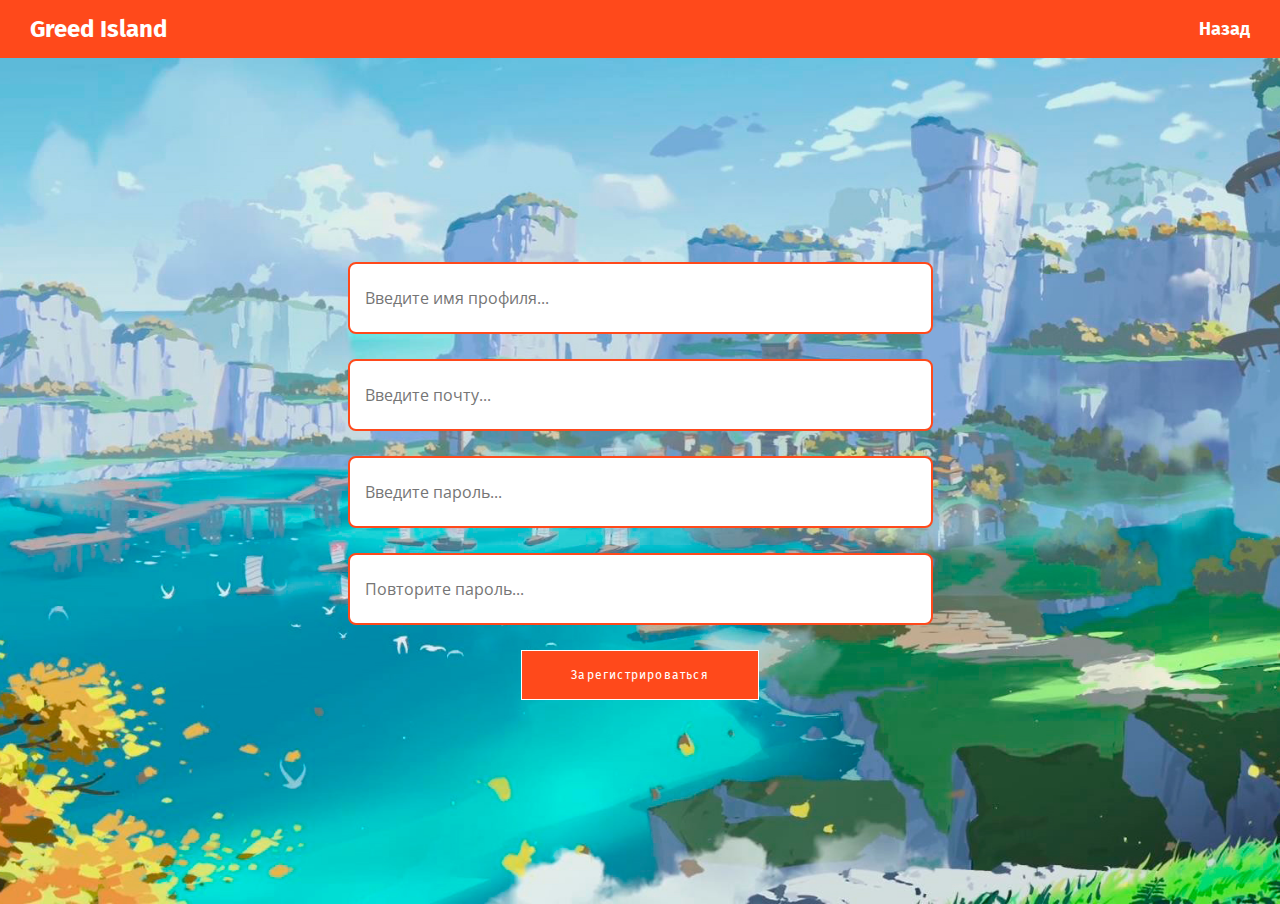
<file: reg.html>
<!DOCTYPE html>
<html lang="en">

<head>
    <meta charset="UTF-8">
    <meta http-equiv="X-UA-Compatible" content="IE=edge">
    <meta name="viewport" content="width=device-width, initial-scale=1.0">
    <title>Greed Island</title>
    <link rel="stylesheet" href="css/main.css">
    <link rel="preconnect" href="https://fonts.googleapis.com">
    <link rel="preconnect" href="https://fonts.gstatic.com" crossorigin>
    <link rel="icon" href="img/logo.png" type="image/x-icon">
    <link rel="shortcut icon" href="img/logo.png" type="image/x-icon">
    <link href="https://fonts.googleapis.com/css2?family=Fira+Sans:wght@700&family=Open+Sans&display=swap" rel="stylesheet">
</head>

<body>
    <div class="header_2">
        <div class="header__logo">Greed Island</div>
        <div class="header__up"><a href="index.html">Назад</a></div>
    </div>
    <header id="header_reg" class="header_reg">
        <div class="container">
            <div class="register_inner">
                <form class='register--form' action="">
                    <input class='register--form--input' placeholder="Введите имя профиля..." type="password" name="" id="">
                    <input class='register--form--input' placeholder="Введите почту..." type="email" name="" id="">
                    <input class='register--form--input' placeholder="Введите пароль..." type="password" name="" id="">
                    <input class='register--form--input' placeholder="Повторите пароль..." type="password" name=""
                        id="">
                    <a href="registered.html" class="btn input">Зарегистрироваться</a>
                </form>
            </div>
        </div>
    </div>
</body>

</html>
</file>
<file: css/main.css>
body {
    padding: 0;
    margin: 0;
    font-family: 'Fira Sans', sans-serif;
    color: black;
    font-size: 16px;
}

* {
    box-sizing: border-box;
}

h1,
h2,
h3,
h4,
h5,
h6,
h4 {
    padding: 0;
    margin: 0;
    text-transform: uppercase;
}

h2 {
    font-size: 50px;
    margin-bottom: 58px;
}

h3 {
    font-size: 25px;
    margin-bottom: 28px;
}

h4 {
    margin-left: 600px;
    font-size: 50px;
    margin-bottom: 58px;
}

h5 {
    margin-left: 296px;
    font-size: 25px;
    margin-bottom: 28px;
}

a {
    text-decoration: none;
}

section {
    padding-top: 113px
}

p {
    margin: 0;
}

ul,
li {
    display: block;
    padding: 0;
    margin: 0;
}

.container {
    width: 1170px;
    /*позиционирование по центру*/
    margin: 0 auto;
}

.header {
    background: url('../img/header-bg.jpg') no-repeat center top / cover;
    padding-top: 57px;
    color: #fff;
    padding-bottom: 290px
    
}

header a {
    color: #fff;
}

.logo {
    margin-right: 69px;
}

.menu {
    display: flex;
}

.menu li a {
    text-transform: uppercase;
    font-size: 14px;
    letter-spacing: 0.1em;
}

.menu li a:hover {
    border-bottom: 1px solid #fff;
}

.menu li {
    margin-right: 40px;
}

.header_2 {
    display: flex;
    justify-content: space-between;
    align-items: center;
    padding: 15px 30px;
    background: #ff491b;
    position: -webkit-sticky;
    position: sticky;
    top: 0;
    transition: 1s;
    color: #fff;
}

.header__logo {
    font-size: 24px;
    font-weight: bold;
}

.header__up a {
    font-size: 18px;
    color: #fff;
    font-weight: bold;
}

.header_hidden {
    transform: translateY(-100%);
}

.content {
    max-width: 520px;
    margin: 0 auto;
    padding: 60px 30px;
}

.header_nav--link {
    color: #fff;
    font-size: 16px;
    text-decoration: none;
    background-color: #000;
    margin-right: 15px;
    cursor: pointer
}

.header_nav--link:last-child {
    margin-right: 0
}

.reg {
    font-size: 17px;
    margin-left: auto;
    letter-spacing: 0.1em;
}

.nav {
    display: flex;
    align-items: center;
}

.offer {
    text-transform: uppercase;
    margin-top: 216px;
}

.offer p {
    font-size: 30px;
    letter-spacing: 0.1em;
}

.offer h1 {
    font-size: 100px;
    margin-bottom: 19px;
    margin-top: -9px;
    letter-spacing: 0.02em
}

.btn {
    display: block;
    font-size: 17px;
    text-align: center;
    letter-spacing: 0.1em;
    padding: 17px 47px;
    border: 1px solid #fff;
    width: 238px;
    transition: all 0.5s ease;
}

.btn:hover {
    background: #fff;
    color: #000;
}

.description {
    display: flex;
    justify-content: space-between;
}

.description p {
    font-family: 'Open Sans', sans-serif;
    font-weight: 400;
    text-align: justify;
    line-height: 1.62em;
}

.team-left,
.team-middle,
.team-right {
    width: 378px;
}

.desc-left,
.desc-right {
    width: 567px;
}

.gallery {
    margin-top: 67px;
    display: flex;
    justify-content: space-between;
}

.gallery_team {
    margin-top: 1px;
    display: flex;
    justify-content: space-between;
}

.gallery img {
    transition: all 0.5s ease;
}

.gallery img:hover {
    box-shadow: 0 20px 40px rgba(0, 0, 0, 0.3);
    transform: scale(1.05);
}

.footer-text {
    font-size: 15px;
    font-family: 'Open Sans', sans-serif;
    display: flex;
    padding: 114px 0
}

.footer-text p {
    margin-right: 67px;
}

.register {
    background-color: #fff;
    color: #111
}

.register_inner {
    height: 94vh;
    display: flex;
    align-items: center;
    justify-content: space-around
}

.register--title {
    font-size: 36px
}

.register--form {
    display: flex;
    align-items: center;
    flex-direction: column;
    width: 50%
}

.register--form--input {
    width: 100%;
    font-family: 'Open Sans', sans-serif;
    font-size: 16px;
    margin-bottom: 25px;
    border-radius: 8px;
    border: 2px solid #ff491b;
    padding: 23px 15px;
    outline: none
}

.register--form--input:last-child {
    margin-bottom: 0
}

.register--form--input:focus {
    border: 3px solid #ff491b;
}

.btn.input {
    background-color: #ff491b;
    font-size: 12px;
    text-align: center
}

.header_reg {
        background: url('../img/headerreg.jpg') no-repeat center top / cover;
        color: #fff;
        padding-bottom: -100px
}

.header_inner {
    display: flex;
    justify-content: space-between;
    align-items: center;
    padding: 13px 367px
}

.header--logo {
    display: flex;
    flex-direction: column;
    align-items: center
}

.header--logo--title_block {
    position: relative;
    width: 100%;
    text-align: center
}

.header--logo--title_block--title {
    font-family: 'Open Sans', sans-serif;
    font-size: 40px;
    text-align: center;
    color: #524f4f
}

.header--logo--title_block--suptitle {
    font-family: 'Open Sans', sans-serif;
    font-weight: 400;
    width: 100%;
    text-align: center;
    font-size: 16px;
    position: absolute;
    top: 50%;
    left: 50%;
    transform: translate(-50%, -50%);
    z-index: 2
}
.header_nav--link {
    color: #fff;
    font-family: 'Open Sans', sans-serif;
    text-transform: uppercase;
    text-decoration: none;
    font-size: 12px;
    margin-right: 30px
}

.header_nav--link.btn {
    background: transparent;
    border: 0;
    cursor: pointer
}

.header_nav--link:last-child {
    margin-right: 0
}

.header_nav--link:hover {
    text-decoration: underline
}

.header--logo--title_block {
    position: relative;
    width: 100%;
    text-align: center
}

.header--logo--title_block--title {
    font-family: 'Open Sans', serif;
    font-size: 40px;
    text-align: center;
    color: #524f4f
}

.header--logo--title_block--suptitle {
    font-family: 'Open Sans', sans-serif;
    font-weight: 400;
    width: 100%;
    text-align: center;
    font-size: 16px;
    position: absolute;
    top: 50%;
    left: 50%;
    transform: translate(-50%, -50%);
    z-index: 2
}

.header_up:hover {
    background: rgba(0, 0, 0, 0.8)
}

.header_up {
    width: 100%;
    background: rgba(0, 0, 0, 0.2);
    transition: .2s linear;
    position: fixed;
    top: 0;
    z-index: 1000
}
</file>
